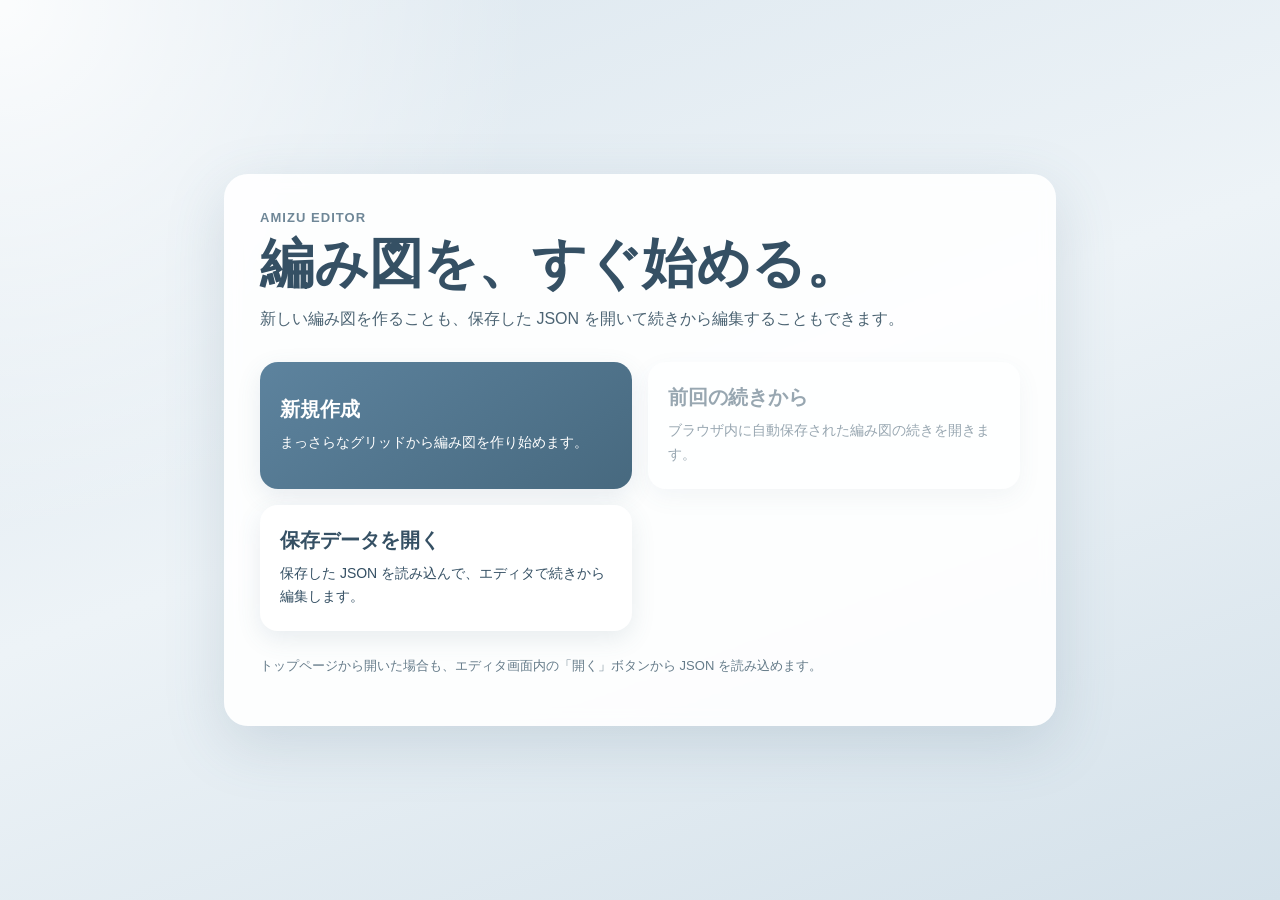
<file: index.html>
﻿<!DOCTYPE html>
<html lang="ja">
<head>
  <meta charset="UTF-8">
  <meta name="viewport" content="width=device-width, initial-scale=1, maximum-scale=1, viewport-fit=cover">
  <title>編み図エディタ</title>
  <style>
    html {
      -webkit-text-size-adjust: 100%;
      text-size-adjust: 100%;
    }

    body {
      margin: 0;
      min-height: 100vh;
      background:
        radial-gradient(circle at top left, rgba(255,255,255,0.9), transparent 34%),
        linear-gradient(160deg, #dce7ef 0%, #edf3f7 48%, #d4e1ea 100%);
      color: #2d3c46;
      font-family: "Inter", "Noto Sans JP", sans-serif;
      display: flex;
      align-items: center;
      justify-content: center;
      padding: 24px;
      box-sizing: border-box;
    }

    .home-card {
      width: min(760px, 100%);
      background: rgba(255,255,255,0.9);
      border-radius: 24px;
      padding: 36px;
      box-shadow: 0 18px 60px rgba(78, 110, 132, 0.18);
      backdrop-filter: blur(8px);
    }

    .eyebrow {
      margin: 0 0 10px;
      font-size: 13px;
      letter-spacing: 0.08em;
      color: #6f8797;
      font-weight: 700;
    }

    h1 {
      margin: 0 0 14px;
      font-size: clamp(32px, 6vw, 54px);
      line-height: 1.05;
      color: #355064;
    }

    .lead {
      margin: 0;
      font-size: 16px;
      line-height: 1.8;
      color: #4c6473;
    }

    .actions {
      display: grid;
      grid-template-columns: repeat(2, minmax(0, 1fr));
      gap: 16px;
      margin-top: 28px;
    }

    .action-card {
      border: none;
      border-radius: 18px;
      padding: 22px 20px;
      text-align: left;
      cursor: pointer;
      font: inherit;
      transition: transform 0.18s ease, box-shadow 0.18s ease, background 0.18s ease;
      box-shadow: 0 8px 24px rgba(73, 104, 126, 0.12);
    }

    .action-card:hover {
      transform: translateY(-2px);
      box-shadow: 0 12px 28px rgba(73, 104, 126, 0.16);
    }

    .action-card.primary {
      background: linear-gradient(145deg, #5d839e, #47697f);
      color: white;
    }

    .action-card.secondary {
      background: white;
      color: #355064;
    }

    .action-card strong {
      display: block;
      font-size: 20px;
      margin-bottom: 8px;
    }

    .action-card span {
      display: block;
      line-height: 1.7;
      font-size: 14px;
    }

    .subnote {
      margin-top: 24px;
      font-size: 13px;
      color: #657b89;
      line-height: 1.7;
    }

    input[type="file"] {
      display: none;
    }

    @media (max-width: 720px) {
      body {
        padding: 16px;
      }

      .home-card {
        padding: 24px;
        border-radius: 20px;
      }

      .actions {
        grid-template-columns: 1fr;
      }
    }
  </style>
</head>
<body>
  <main class="home-card">
    <p class="eyebrow">AMIZU EDITOR</p>
    <h1>編み図を、すぐ始める。</h1>
    <p class="lead">新しい編み図を作ることも、保存した JSON を開いて続きから編集することもできます。</p>

    <div class="actions">
      <button id="newChartBtn" class="action-card primary" type="button">
        <strong>新規作成</strong>
        <span>まっさらなグリッドから編み図を作り始めます。</span>
      </button>

      <button id="resumeChartBtn" class="action-card secondary" type="button">
        <strong>前回の続きから</strong>
        <span>ブラウザ内に自動保存された編み図の続きを開きます。</span>
      </button>

      <button id="openChartBtn" class="action-card secondary" type="button">
        <strong>保存データを開く</strong>
        <span>保存した JSON を読み込んで、エディタで続きから編集します。</span>
      </button>
    </div>

    <p class="subnote">トップページから開いた場合も、エディタ画面内の「開く」ボタンから JSON を読み込めます。</p>
    <input id="homeOpenFileInput" type="file" accept="application/json,.json">
  </main>

  <script>
    const PENDING_PROJECT_KEY = "amizu-pending-project";
    const AUTO_SAVE_KEY = "amizu-auto-save";

    function openEditor() {
      window.location.href = "editor.html";
    }

    document.getElementById("newChartBtn").addEventListener("click", () => {
      sessionStorage.removeItem(PENDING_PROJECT_KEY);
      localStorage.removeItem(AUTO_SAVE_KEY);
      openEditor();
    });

    document.getElementById("resumeChartBtn").addEventListener("click", () => {
      openEditor();
    });

    document.getElementById("openChartBtn").addEventListener("click", () => {
      document.getElementById("homeOpenFileInput").click();
    });

    document.getElementById("homeOpenFileInput").addEventListener("change", async (event) => {
      const file = event.target.files && event.target.files[0];
      if (!file) return;

      try {
        const text = await file.text();
        JSON.parse(text);
        sessionStorage.setItem(PENDING_PROJECT_KEY, text);
        openEditor();
      } catch (error) {
        console.error(error);
        alert("JSONファイルを読み込めませんでした。");
      } finally {
        event.target.value = "";
      }
    });

    const resumeButton = document.getElementById("resumeChartBtn");
    if (!localStorage.getItem(AUTO_SAVE_KEY)) {
      resumeButton.disabled = true;
      resumeButton.style.opacity = "0.5";
      resumeButton.style.cursor = "default";
    }
  </script>
</body>
</html>
</file>
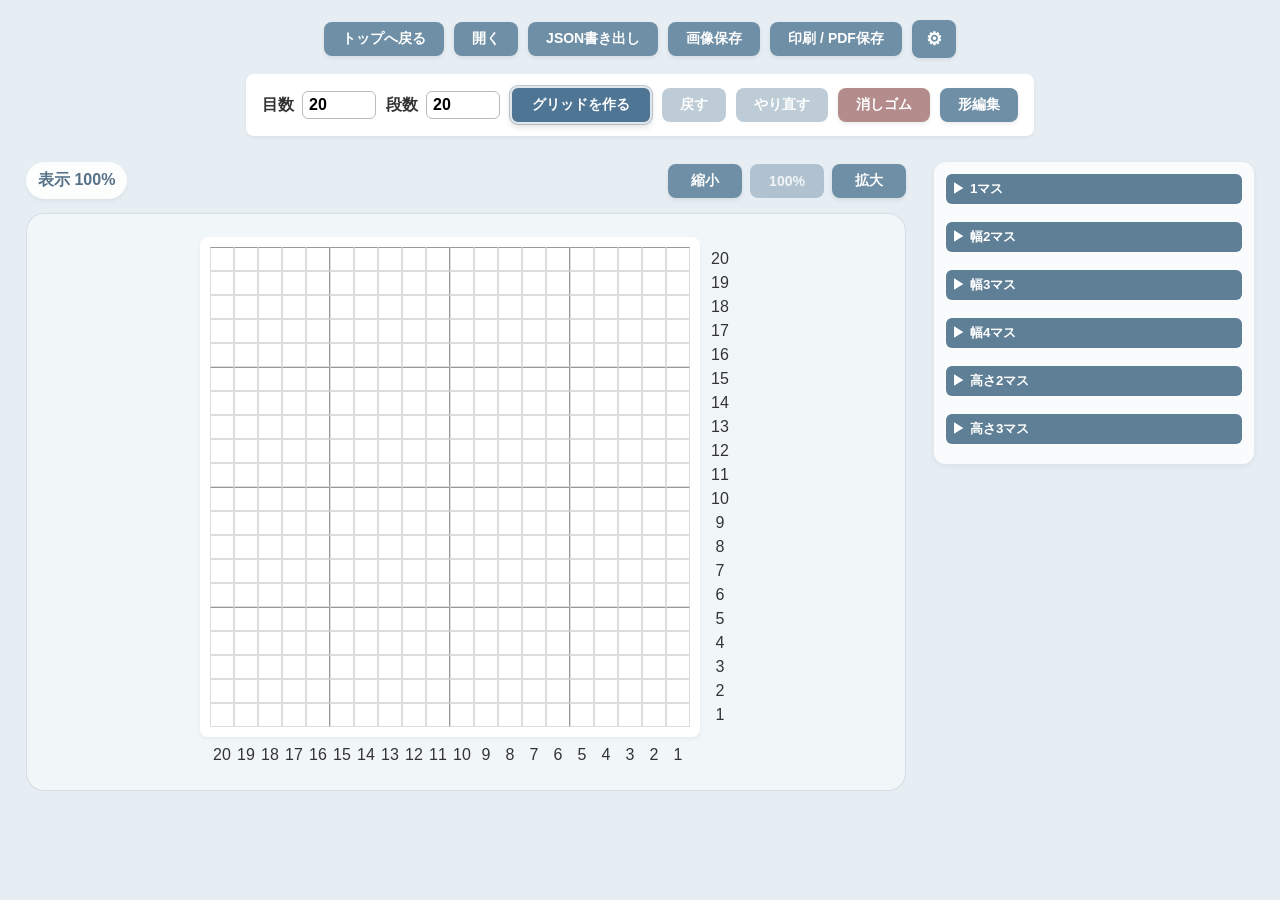
<file: editor.html>
﻿<!DOCTYPE html>
<html lang="ja">
<head>
  <meta charset="UTF-8">
  <meta name="viewport" content="width=device-width, initial-scale=1, maximum-scale=1, viewport-fit=cover">
  <title>編み図エディタ</title>
  <link rel="stylesheet" href="style.css?v=20260405-19">
</head>
<body>
  <div id="file-toolbar">
    <button id="homeBtn" class="ur-btn">トップへ戻る</button>
    <button id="openBtn" class="ur-btn">開く</button>
    <button id="saveBtn" class="ur-btn">JSON書き出し</button>
    <button id="pngBtn" class="ur-btn">画像保存</button>
    <button id="printBtn" class="ur-btn">印刷 / PDF保存</button>
    <button id="settingsBtn" class="ur-btn icon-btn" type="button" aria-label="記号メニュー設定" aria-expanded="false">⚙</button>
  </div>

  <div id="editor-toolbar">
    <label class="toolbar-field">目数 <input id="cols" type="number" value="20"></label>
    <label class="toolbar-field">段数 <input id="rows" type="number" value="20"></label>
    <button id="makeGrid" class="ur-btn primary-action">グリッドを作る</button>
    <button id="undoBtn" class="ur-btn">戻す</button>
    <button id="redoBtn" class="ur-btn">やり直す</button>
    <button id="eraserBtn" class="ur-btn eraser">消しゴム</button>
    <button id="touchPatternBtn" class="ur-btn touch-only" type="button">複製モード</button>
    <button id="shapeModeBtn" class="ur-btn">形編集</button>
    <input id="openFileInput" type="file" accept="application/json,.json" hidden>
  </div>

  <div id="shapeControls" hidden>
    <button id="shapeDisableBtn" class="shape-btn active" type="button">無効化</button>
    <button id="shapeEnableBtn" class="shape-btn" type="button">有効化</button>
    <button id="shapeUndoBtn" class="shape-btn secondary" type="button">形を戻す</button>
    <button id="shapeRedoBtn" class="shape-btn secondary" type="button">形をやり直す</button>
    <label class="shape-toggle">
      <input id="shapeMirrorToggle" type="checkbox">
      左右対称
    </label>
  </div>

  <div id="settingsPanel" hidden>
    <label for="palettePositionSelect">記号メニューの位置</label>
    <select id="palettePositionSelect">
      <option value="auto">自動</option>
      <option value="top">上</option>
      <option value="bottom">下</option>
      <option value="left">左</option>
      <option value="right">右</option>
    </select>
    <p id="palettePositionHint">自動では、縦向きは下、横向きは右に表示します。</p>
  </div>

  <div id="editor-layout">
    <section id="grid-workspace">
      <div id="grid-viewport-toolbar">
        <span id="gridZoomLabel">表示 100%</span>
        <div id="grid-zoom-buttons">
          <button id="zoomOutBtn" class="ur-btn zoom-btn" type="button">縮小</button>
          <button id="zoomResetBtn" class="ur-btn zoom-btn" type="button">100%</button>
          <button id="zoomInBtn" class="ur-btn zoom-btn" type="button">拡大</button>
        </div>
      </div>

      <div id="grid-viewport">
        <div id="grid-stage">
          <div id="grid-wrapper">
            <div id="grid-area">
              <div id="grid-shell">
                <div id="grid-cells"></div>
                <div id="grid-overlay"></div>
                <div id="pattern-preview-layer"></div>
                <div id="pattern-selection-box" hidden></div>
              </div>
              <div id="rowNumbers"></div>
            </div>
            <div id="colNumbers"></div>
          </div>
        </div>
      </div>
    </section>

    <aside id="palette-dock" aria-label="記号メニュー">
      <div class="palette-group">
        <button class="toggle-btn" data-target="palette-1">1マス</button>
        <div id="palette-1" class="palette-content"></div>
      </div>

      <div class="palette-group">
        <button class="toggle-btn" data-target="palette-w2">幅2マス</button>
        <div id="palette-w2" class="palette-content"></div>
      </div>

      <div class="palette-group">
        <button class="toggle-btn" data-target="palette-w3">幅3マス</button>
        <div id="palette-w3" class="palette-content"></div>
      </div>

      <div class="palette-group">
        <button class="toggle-btn" data-target="palette-w4">幅4マス</button>
        <div id="palette-w4" class="palette-content"></div>
      </div>

      <div class="palette-group">
        <button class="toggle-btn" data-target="palette-h2">高さ2マス</button>
        <div id="palette-h2" class="palette-content"></div>
      </div>

      <div class="palette-group">
        <button class="toggle-btn" data-target="palette-h3">高さ3マス</button>
        <div id="palette-h3" class="palette-content"></div>
      </div>
    </aside>
  </div>

  <div id="printArea" aria-hidden="true"></div>

  <script src="data/symbols.js?v=20260404-3"></script>
  <script src="editor.js?v=20260405-18"></script>
</body>
</html>
</file>
<file: style.css>
﻿body {
  background: #e7eef3;
  font-family: "Inter", "Noto Sans JP", sans-serif;
  color: #333;
  padding: 20px;
  margin: 0;
  min-height: 100vh;
  min-height: 100dvh;
  overflow: hidden;
  display: flex;
  flex-direction: column;
  box-sizing: border-box;
}

html {
  -webkit-text-size-adjust: 100%;
  text-size-adjust: 100%;
}

#file-toolbar,
#editor-toolbar {
  display: flex;
  gap: 10px;
  align-items: center;
  padding: 12px 16px;
  border-radius: 8px;
  max-width: 100%;
  margin-bottom: 16px;
}

#file-toolbar {
  justify-content: center;
  width: min(1120px, 100%);
  margin: 0 auto 16px auto;
  flex-wrap: wrap;
  padding: 0;
  border-radius: 0;
  background: transparent;
  box-shadow: none;
}

#editor-toolbar {
  justify-content: center;
  width: fit-content;
  margin: 0 auto 22px auto;
  flex-wrap: wrap;
  background: white;
  box-shadow: 0 2px 4px rgba(0,0,0,0.05);
}

.toolbar-field {
  display: inline-flex;
  align-items: center;
  gap: 8px;
  font-weight: 600;
}

input,
select {
  width: 60px;
  padding: 4px 6px;
  border: 1px solid #bbb;
  border-radius: 6px;
  font: inherit;
  font-size: 16px;
}

button {
  background: #5f7f96;
  color: white;
  border: none;
  padding: 6px 12px;
  border-radius: 6px;
  cursor: pointer;
  font-weight: 600;
}

#shapeControls[hidden] {
  display: none;
}

#shapeControls {
  display: flex;
  justify-content: center;
  align-items: center;
  gap: 12px;
  flex-wrap: wrap;
  margin-bottom: 16px;
}

.ur-btn {
  background: #6f8fa6;
  color: white;
  border: none;
  padding: 8px 18px;
  border-radius: 8px;
  cursor: pointer;
  font-weight: 600;
  font-size: 14px;
  box-shadow: 0 2px 4px rgba(0,0,0,0.08);
  transition: background 0.25s ease, transform 0.15s ease, box-shadow 0.25s ease;
}

.ur-btn:hover {
  background: #7fa0b8;
  box-shadow: 0 3px 6px rgba(0,0,0,0.12);
}

.ur-btn:active {
  transform: translateY(2px);
  box-shadow: 0 1px 3px rgba(0,0,0,0.10);
}

.ur-btn.primary-action {
  background: #4f7594;
  border: 2px solid rgba(255,255,255,0.82);
  box-shadow: 0 0 0 1px rgba(73, 104, 130, 0.35), 0 3px 6px rgba(0,0,0,0.12);
  padding-left: 20px;
  padding-right: 20px;
}

.ur-btn.primary-action:hover {
  background: #5f86a6;
}

.ur-btn.eraser {
  background: #b48c8c;
}

.ur-btn.eraser:hover {
  background: #c79d9d;
}

.ur-btn:disabled {
  opacity: 0.45;
  cursor: default;
  box-shadow: none;
}

.ur-btn.active {
  background: #8c5a5a;
}

.touch-only {
  display: none;
}

body.touch-device .touch-only {
  display: inline-block;
}

.shape-btn {
  background: #8ea9bb;
  color: white;
  border: none;
  padding: 8px 16px;
  border-radius: 8px;
  cursor: pointer;
  font-weight: 600;
}

.shape-btn.active {
  background: #4d6f84;
}

.shape-btn.secondary {
  background: #7f8f98;
}

.shape-btn.secondary:hover {
  background: #6f7f88;
}

.shape-btn:disabled {
  opacity: 0.45;
  cursor: default;
}

.shape-toggle {
  display: inline-flex;
  align-items: center;
  gap: 8px;
  background: rgba(255,255,255,0.88);
  padding: 8px 12px;
  border-radius: 999px;
  box-shadow: 0 2px 4px rgba(0,0,0,0.06);
}

.shape-toggle input {
  width: auto;
}

.icon-btn {
  min-width: 44px;
  padding-left: 0;
  padding-right: 0;
  font-size: 18px;
}

#settingsPanel[hidden] {
  display: none;
}

#settingsPanel {
  width: min(360px, calc(100% - 40px));
  margin: 0 auto 24px auto;
  background: rgba(255,255,255,0.94);
  border-radius: 10px;
  box-shadow: 0 2px 6px rgba(0,0,0,0.08);
  padding: 12px 14px;
  display: grid;
  gap: 8px;
}

#settingsPanel label {
  font-weight: 700;
}

#settingsPanel select {
  width: 100%;
}

#settingsPanel p {
  margin: 0;
  font-size: 13px;
  color: #5d6972;
}

#editor-layout {
  display: flex;
  align-items: flex-start;
  justify-content: center;
  gap: 28px;
  margin: 0 auto;
  width: min(1240px, 100%);
  max-width: 100%;
  flex: 1;
  min-height: 0;
  overflow: auto;
  overscroll-behavior: contain;
  padding: 4px 6px 16px;
  box-sizing: border-box;
}

#grid-workspace {
  display: flex;
  flex-direction: column;
  gap: 14px;
  flex: 1;
  min-width: 0;
  min-height: 0;
}

#grid-viewport-toolbar {
  display: flex;
  justify-content: space-between;
  align-items: center;
  gap: 12px;
}

#gridZoomLabel {
  font-weight: 700;
  color: #577187;
  background: rgba(255,255,255,0.88);
  padding: 8px 12px;
  border-radius: 999px;
  box-shadow: 0 2px 4px rgba(0,0,0,0.05);
}

#grid-zoom-buttons {
  display: inline-flex;
  gap: 8px;
  flex-wrap: wrap;
}

.zoom-btn {
  min-width: 74px;
}

#grid-viewport {
  position: relative;
  flex: 1;
  min-height: 360px;
  overflow: auto;
  overscroll-behavior: contain;
  -webkit-overflow-scrolling: touch;
  background: rgba(255,255,255,0.42);
  border-radius: 18px;
  box-shadow: inset 0 0 0 1px rgba(124, 146, 162, 0.25);
  padding: 24px;
}

#grid-stage {
  width: fit-content;
  height: fit-content;
  margin: auto;
}

#grid-wrapper {
  display: flex;
  justify-content: center;
  align-items: flex-start;
  gap: 8px;
  max-width: 100%;
  width: fit-content;
  transform-origin: top left;
}

#grid-area {
  display: flex;
  flex-direction: column;
  align-items: stretch;
  min-width: 0;
}

#grid-shell {
  position: relative;
  background: white;
  padding: 10px;
  border-radius: 8px;
  box-shadow: 0 2px 4px rgba(0,0,0,0.05);
}

#grid-cells {
  touch-action: none;
  position: relative;
  z-index: 2;
  display: grid;
}

#grid-overlay {
  position: absolute;
  inset: 10px;
  pointer-events: none;
  z-index: 1;
}

#pattern-preview-layer {
  position: absolute;
  inset: 10px;
  pointer-events: none;
  z-index: 2;
}

#pattern-selection-box[hidden] {
  display: none;
}

#pattern-selection-box {
  position: absolute;
  pointer-events: none;
  z-index: 3;
  border: 2px solid rgba(61, 112, 148, 0.95);
  background: rgba(84, 138, 176, 0.14);
  box-sizing: border-box;
}

.cell {
  width: 24px;
  height: 24px;
  box-sizing: border-box;
  background: transparent;
  cursor: pointer;
}

.cell.disabled {
  background:
    linear-gradient(135deg, transparent 42%, rgba(117, 134, 145, 0.18) 42%, rgba(117, 134, 145, 0.18) 58%, transparent 58%),
    rgba(151, 165, 175, 0.18);
}

body.shape-mode #grid-shell {
  box-shadow: 0 0 0 3px rgba(84, 116, 138, 0.22), 0 2px 4px rgba(0,0,0,0.05);
}

body.shape-mode .cell {
  cursor: crosshair;
}

body.pattern-paste-mode #grid-shell {
  box-shadow: 0 0 0 3px rgba(61, 112, 148, 0.2), 0 2px 4px rgba(0,0,0,0.05);
}

body.pattern-paste-mode .cell {
  cursor: copy;
}

.placed-symbol {
  position: absolute;
  background-repeat: no-repeat;
  background-position: center;
  background-size: contain;
  pointer-events: none;
  transform-origin: center center;
}

.pattern-preview-symbol {
  position: absolute;
  background-repeat: no-repeat;
  background-position: center;
  background-size: contain;
  opacity: 0.45;
  pointer-events: none;
  filter: saturate(0.95);
  transform-origin: center center;
}

.pattern-preview-symbol.invalid {
  opacity: 0.35;
  filter: sepia(0.7) saturate(1.6) hue-rotate(-18deg);
}

#rowNumbers {
  display: grid;
  justify-content: start;
  padding: 0 10px;
  margin-top: 6px;
}

#colNumbers {
  display: grid;
  align-content: start;
  padding-top: 10px;
}

#rowNumbers div,
#colNumbers div {
  width: 24px;
  height: 24px;
  text-align: center;
  line-height: 24px;
}

#palette-dock {
  display: flex;
  gap: 10px;
  background: rgba(255,255,255,0.75);
  border-radius: 12px;
  box-shadow: 0 2px 6px rgba(0,0,0,0.06);
  padding: 12px;
  align-self: flex-start;
  max-width: 100%;
  box-sizing: border-box;
  overflow: auto;
  min-height: 0;
  max-height: 100%;
  -webkit-overflow-scrolling: touch;
}

.palette-group {
  margin-bottom: 0;
}

.toggle-btn {
  width: 100%;
  text-align: left;
  background: #5f7f96;
  color: white;
  border: none;
  padding: 6px 10px;
  border-radius: 6px;
  cursor: pointer;
  font-weight: 600;
  position: relative;
  padding-left: 24px;
}

.toggle-btn::before {
  content: "▶";
  position: absolute;
  left: 6px;
  top: 50%;
  transform: translateY(-50%) rotate(0deg);
  transition: transform 0.25s ease;
}

.toggle-btn.open::before {
  transform: translateY(-50%) rotate(90deg);
}

.palette-content {
  max-height: 0;
  overflow: hidden;
  opacity: 0;
  transition: max-height 0.35s ease, opacity 0.35s ease;
  margin-top: 8px;
  display: flex;
  flex-wrap: wrap;
  gap: 8px;
}

.palette-content.open {
  max-height: 500px;
  opacity: 1;
}

.palette-symbol {
  display: inline-flex;
  align-items: center;
  justify-content: center;
  background: white;
  padding: 2px;
  border: 2px solid transparent;
  border-radius: 6px;
}

.palette-symbol.selected {
  border-color: #5f7f96;
}

.palette-symbol img {
  display: block;
}

#palette-1 img,
#palette-w2 img,
#palette-w3 img,
#palette-w4 img {
  height: 32px;
}

#palette-h2 img {
  height: 64px;
  width: 32px;
}

#palette-h3 img {
  height: 96px;
  width: 32px;
}

body[data-palette-position="bottom"] #editor-layout,
body[data-palette-position="top"] #editor-layout {
  flex-direction: column;
  align-items: center;
  gap: 26px;
}

body[data-palette-position="bottom"] #palette-dock,
body[data-palette-position="top"] #palette-dock {
  width: min(100%, 1080px);
  flex-direction: column;
  max-height: 34vh;
}

body[data-palette-position="top"] #palette-dock {
  order: -1;
}

body[data-palette-position="left"] #editor-layout,
body[data-palette-position="right"] #editor-layout {
  flex-direction: row;
}

body[data-palette-position="left"] #palette-dock,
body[data-palette-position="right"] #palette-dock {
  width: min(320px, 34vw);
  max-height: 100%;
  flex-direction: column;
}

body[data-palette-position="left"] #palette-dock {
  order: -1;
}

body[data-palette-position="bottom"] .palette-content,
body[data-palette-position="top"] .palette-content,
body[data-palette-position="left"] .palette-content,
body[data-palette-position="right"] .palette-content {
  flex-direction: row;
}

#printArea {
  display: none;
}

@media (max-width: 900px) {
  body {
    padding: 14px;
  }

  #file-toolbar,
  #editor-toolbar {
    flex-wrap: wrap;
    justify-content: center;
  }

  #editor-layout {
    width: 100%;
  }

  #grid-viewport-toolbar {
    flex-direction: column;
    align-items: stretch;
  }

  #gridZoomLabel {
    text-align: center;
  }

  #grid-zoom-buttons {
    justify-content: center;
  }

  body[data-palette-position="left"] #editor-layout,
  body[data-palette-position="right"] #editor-layout {
    flex-direction: column;
    align-items: center;
  }

  body[data-palette-position="left"] #palette-dock,
  body[data-palette-position="right"] #palette-dock {
    width: min(100%, 1080px);
    max-height: none;
  }
}

@media print {
  body {
    background: white;
    padding: 0;
  }

  body.printing-chart > *:not(#printArea) {
    display: none !important;
  }

  body.printing-chart #printArea {
    display: block;
    padding: 24px;
  }

  body.printing-chart #printArea img {
    max-width: 100%;
    height: auto;
    display: block;
    margin: 0 auto;
  }

  @page {
    margin: 12mm;
  }
}
</file>
